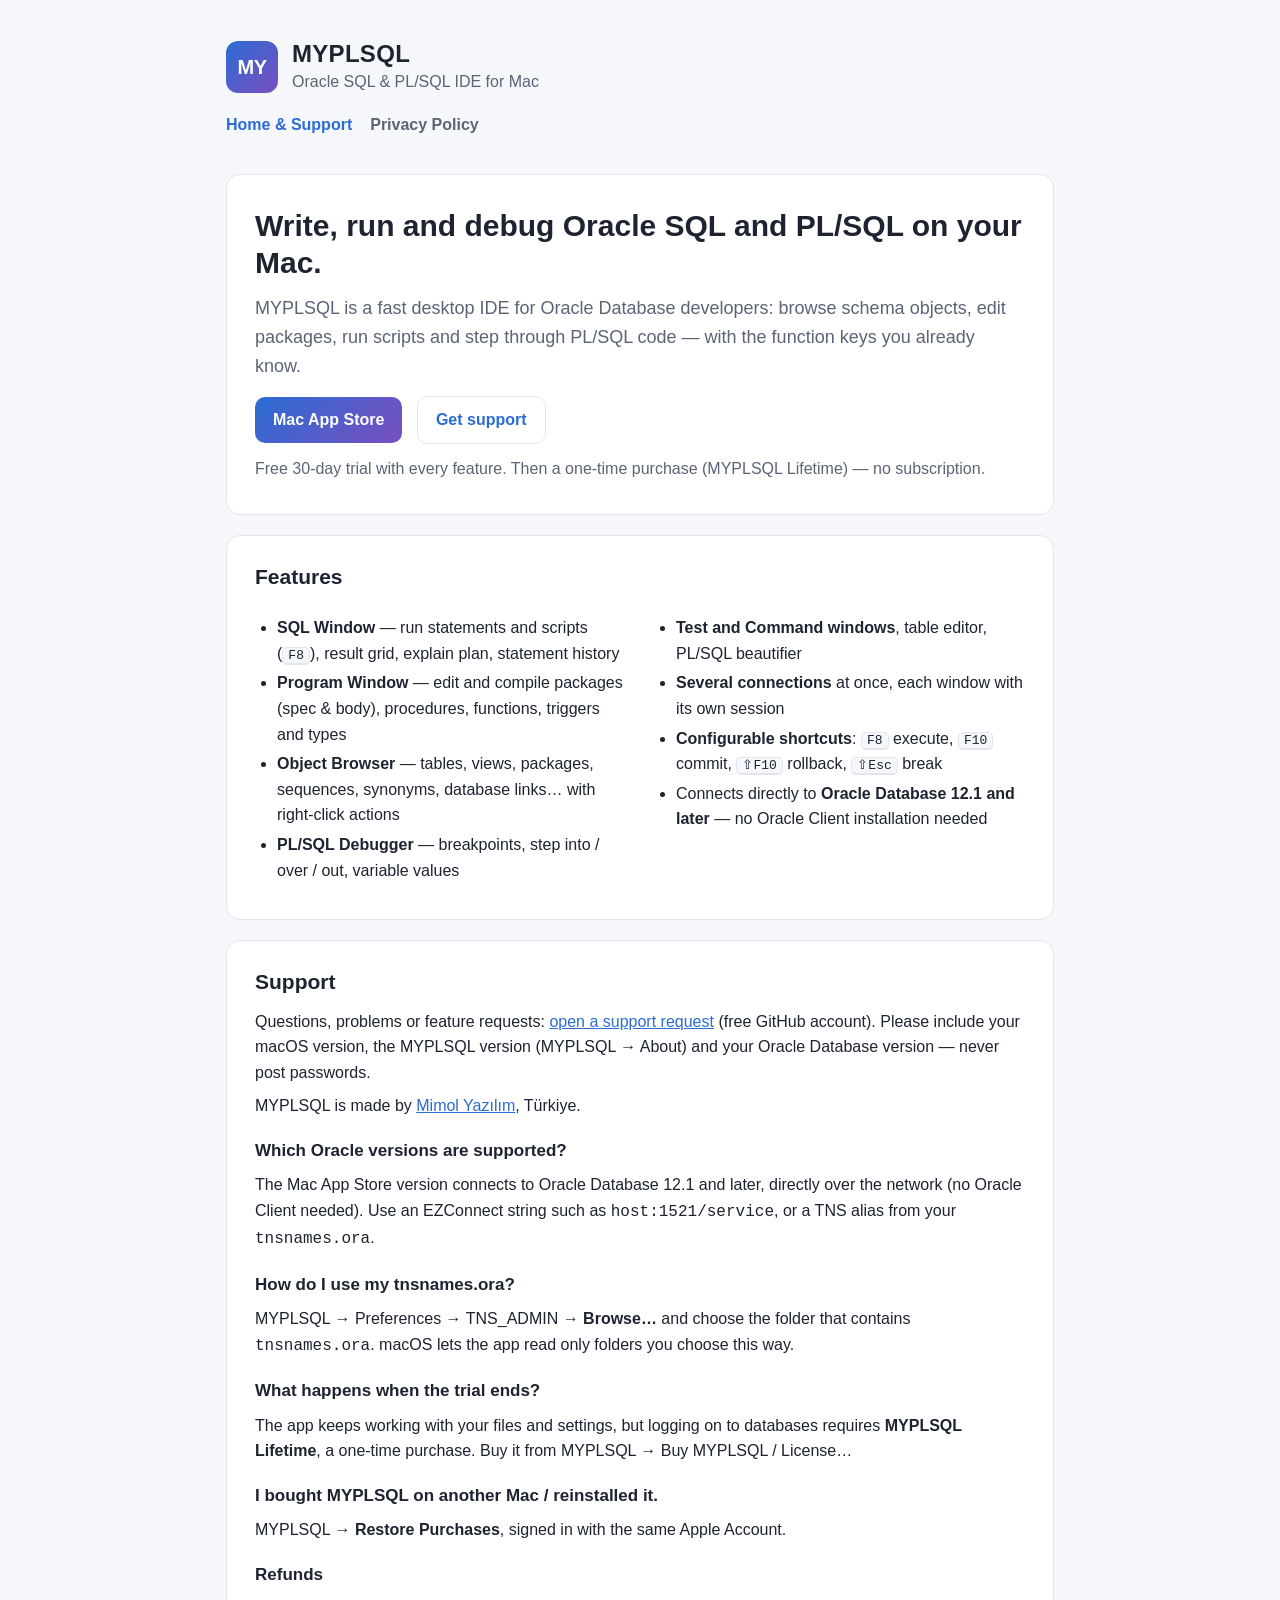
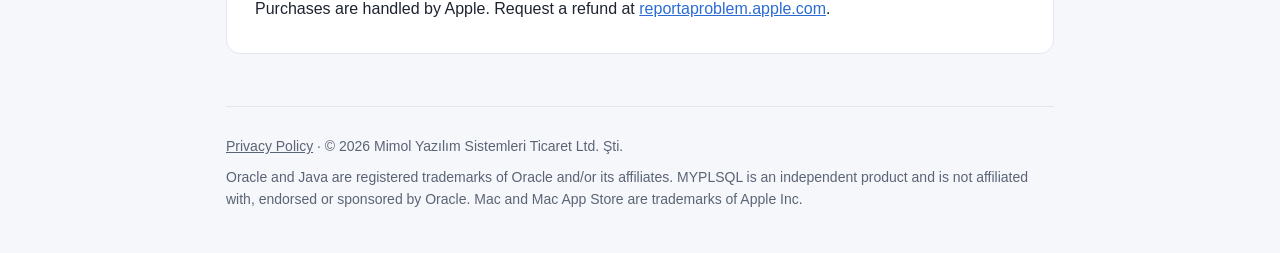
<file: index.html>
<!doctype html>
<html lang="en">
<head>
<meta charset="utf-8">
<meta name="viewport" content="width=device-width, initial-scale=1">
<title>MYPLSQL — Oracle SQL &amp; PL/SQL IDE for Mac</title>
<meta name="description" content="MYPLSQL is a native-feeling Oracle SQL and PL/SQL IDE for macOS: SQL window, package spec and body editor, object browser, PL/SQL debugger. Support and FAQ.">
<link rel="stylesheet" href="style.css">
</head>
<body>
<div class="wrap">
  <header>
    <a class="brand" href="./"><div class="logo">MY</div><div><div class="name">MYPLSQL</div><div class="sub">Oracle SQL &amp; PL/SQL IDE for Mac</div></div></a>
    <nav><a class="on" href="./">Home &amp; Support</a><a href="privacy.html">Privacy Policy</a></nav>
  </header>
  <main>
    <section class="card">
      <h1>Write, run and debug Oracle SQL and PL/SQL on your Mac.</h1>
      <p class="lead">MYPLSQL is a fast desktop IDE for Oracle Database developers: browse schema objects, edit packages, run scripts and step through PL/SQL code — with the function keys you already know.</p>
      <a class="btn" href="https://apps.apple.com/app/id6838522664">Mac App Store</a>
      <a class="btn ghost" href="#support">Get support</a>
      <p class="muted">Free 30-day trial with every feature. Then a one-time purchase (MYPLSQL Lifetime) — no subscription.</p>
    </section>

    <section class="card">
      <h2>Features</h2>
      <div class="grid">
        <ul>
          <li><b>SQL Window</b> — run statements and scripts (<kbd>F8</kbd>), result grid, explain plan, statement history</li>
          <li><b>Program Window</b> — edit and compile packages (spec &amp; body), procedures, functions, triggers and types</li>
          <li><b>Object Browser</b> — tables, views, packages, sequences, synonyms, database links… with right-click actions</li>
          <li><b>PL/SQL Debugger</b> — breakpoints, step into / over / out, variable values</li>
        </ul>
        <ul>
          <li><b>Test and Command windows</b>, table editor, PL/SQL beautifier</li>
          <li><b>Several connections</b> at once, each window with its own session</li>
          <li><b>Configurable shortcuts</b>: <kbd>F8</kbd> execute, <kbd>F10</kbd> commit, <kbd>⇧F10</kbd> rollback, <kbd>⇧Esc</kbd> break</li>
          <li>Connects directly to <b>Oracle Database 12.1 and later</b> — no Oracle Client installation needed</li>
        </ul>
      </div>
    </section>

    <section class="card" id="support">
      <h2>Support</h2>
      <p>Questions, problems or feature requests: <a href="https://github.com/mimolyazilim/myplsql/issues/new">open a support request</a> (free GitHub account). Please include your macOS version, the MYPLSQL version (MYPLSQL → About) and your Oracle Database version — never post passwords.</p>
      <p>MYPLSQL is made by <a href="https://www.mimol.com.tr">Mimol Yazılım</a>, Türkiye.</p>

      <h3>Which Oracle versions are supported?</h3>
      <p>The Mac App Store version connects to Oracle Database 12.1 and later, directly over the network (no Oracle Client needed). Use an EZConnect string such as <code>host:1521/service</code>, or a TNS alias from your <code>tnsnames.ora</code>.</p>
      <h3>How do I use my tnsnames.ora?</h3>
      <p>MYPLSQL → Preferences → TNS_ADMIN → <b>Browse…</b> and choose the folder that contains <code>tnsnames.ora</code>. macOS lets the app read only folders you choose this way.</p>
      <h3>What happens when the trial ends?</h3>
      <p>The app keeps working with your files and settings, but logging on to databases requires <b>MYPLSQL Lifetime</b>, a one-time purchase. Buy it from MYPLSQL → Buy MYPLSQL / License…</p>
      <h3>I bought MYPLSQL on another Mac / reinstalled it.</h3>
      <p>MYPLSQL → <b>Restore Purchases</b>, signed in with the same Apple Account.</p>
      <h3>Refunds</h3>
      <p>Purchases are handled by Apple. Request a refund at <a href="https://reportaproblem.apple.com">reportaproblem.apple.com</a>.</p>
    </section>
  </main>
  <footer>
    <p><a href="privacy.html">Privacy Policy</a> · © 2026 Mimol Yazılım Sistemleri Ticaret Ltd. Şti.</p>
    <p>Oracle and Java are registered trademarks of Oracle and/or its affiliates. MYPLSQL is an independent product and is not affiliated with, endorsed or sponsored by Oracle. Mac and Mac App Store are trademarks of Apple Inc.</p>
  </footer>
</div>
</body>
</html>
</file>
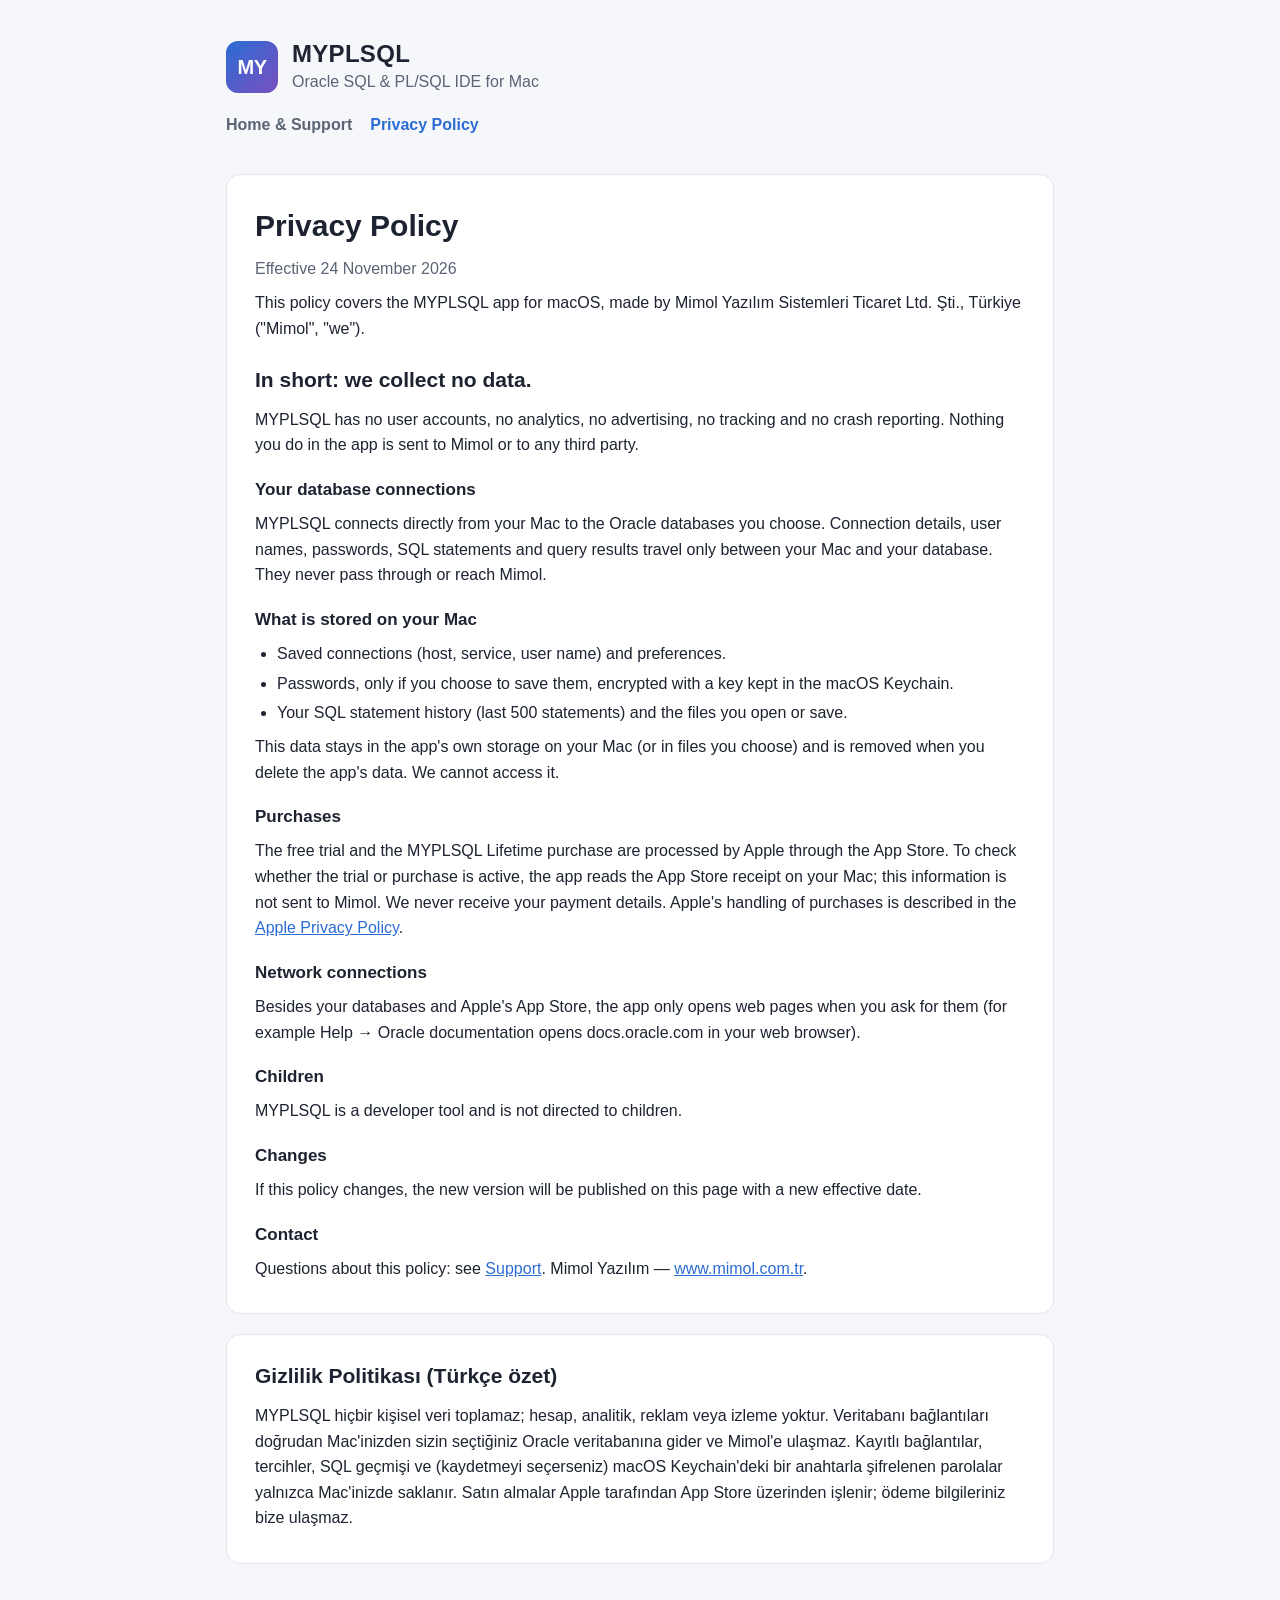
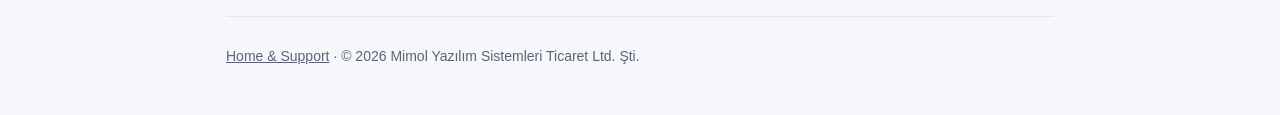
<file: privacy.html>
<!doctype html>
<html lang="en">
<head>
<meta charset="utf-8">
<meta name="viewport" content="width=device-width, initial-scale=1">
<title>MYPLSQL Privacy Policy</title>
<meta name="description" content="MYPLSQL does not collect any data. Database connections go directly from your Mac to your database.">
<link rel="stylesheet" href="style.css">
</head>
<body>
<div class="wrap">
  <header>
    <a class="brand" href="./"><div class="logo">MY</div><div><div class="name">MYPLSQL</div><div class="sub">Oracle SQL &amp; PL/SQL IDE for Mac</div></div></a>
    <nav><a href="./">Home &amp; Support</a><a class="on" href="privacy.html">Privacy Policy</a></nav>
  </header>
  <main>
    <section class="card">
      <h1>Privacy Policy</h1>
      <p class="muted">Effective 24 November 2026</p>
      <p>This policy covers the MYPLSQL app for macOS, made by Mimol Yazılım Sistemleri Ticaret Ltd. Şti., Türkiye ("Mimol", "we").</p>

      <h2 style="margin-top:22px">In short: we collect no data.</h2>
      <p>MYPLSQL has no user accounts, no analytics, no advertising, no tracking and no crash reporting. Nothing you do in the app is sent to Mimol or to any third party.</p>

      <h3>Your database connections</h3>
      <p>MYPLSQL connects directly from your Mac to the Oracle databases you choose. Connection details, user names, passwords, SQL statements and query results travel only between your Mac and your database. They never pass through or reach Mimol.</p>

      <h3>What is stored on your Mac</h3>
      <ul>
        <li>Saved connections (host, service, user name) and preferences.</li>
        <li>Passwords, only if you choose to save them, encrypted with a key kept in the macOS Keychain.</li>
        <li>Your SQL statement history (last 500 statements) and the files you open or save.</li>
      </ul>
      <p>This data stays in the app's own storage on your Mac (or in files you choose) and is removed when you delete the app's data. We cannot access it.</p>

      <h3>Purchases</h3>
      <p>The free trial and the MYPLSQL Lifetime purchase are processed by Apple through the App Store. To check whether the trial or purchase is active, the app reads the App Store receipt on your Mac; this information is not sent to Mimol. We never receive your payment details. Apple's handling of purchases is described in the <a href="https://www.apple.com/legal/privacy/">Apple Privacy Policy</a>.</p>

      <h3>Network connections</h3>
      <p>Besides your databases and Apple's App Store, the app only opens web pages when you ask for them (for example Help → Oracle documentation opens docs.oracle.com in your web browser).</p>

      <h3>Children</h3>
      <p>MYPLSQL is a developer tool and is not directed to children.</p>

      <h3>Changes</h3>
      <p>If this policy changes, the new version will be published on this page with a new effective date.</p>

      <h3>Contact</h3>
      <p>Questions about this policy: see <a href="./#support">Support</a>. Mimol Yazılım — <a href="https://www.mimol.com.tr">www.mimol.com.tr</a>.</p>
    </section>

    <section class="card" lang="tr">
      <h2>Gizlilik Politikası (Türkçe özet)</h2>
      <p>MYPLSQL hiçbir kişisel veri toplamaz; hesap, analitik, reklam veya izleme yoktur. Veritabanı bağlantıları doğrudan Mac'inizden sizin seçtiğiniz Oracle veritabanına gider ve Mimol'e ulaşmaz. Kayıtlı bağlantılar, tercihler, SQL geçmişi ve (kaydetmeyi seçerseniz) macOS Keychain'deki bir anahtarla şifrelenen parolalar yalnızca Mac'inizde saklanır. Satın almalar Apple tarafından App Store üzerinden işlenir; ödeme bilgileriniz bize ulaşmaz.</p>
    </section>
  </main>
  <footer>
    <p><a href="./">Home &amp; Support</a> · © 2026 Mimol Yazılım Sistemleri Ticaret Ltd. Şti.</p>
  </footer>
</div>
</body>
</html>
</file>
<file: style.css>
:root {
  --bg: #f6f7fb; --card: #ffffff; --text: #1d2330; --muted: #5b6475; --line: #e3e6ee; --accent: #2b6cd4; --accent2: #7a4fbf;
  color-scheme: light dark;
}
@media (prefers-color-scheme: dark) {
  :root { --bg: #14171f; --card: #1c202b; --text: #e7eaf1; --muted: #9aa3b5; --line: #2c3240; --accent: #6b9cff; --accent2: #a98af0; }
}
* { box-sizing: border-box; }
body { margin: 0; background: var(--bg); color: var(--text); font: 16px/1.6 -apple-system, BlinkMacSystemFont, "Segoe UI", Roboto, Helvetica, Arial, sans-serif; }
.wrap { max-width: 860px; margin: 0 auto; padding: 0 16px; }
header { padding: 40px 0 8px; }
.brand { display: flex; align-items: center; gap: 14px; text-decoration: none; color: inherit; }
.logo { width: 52px; height: 52px; border-radius: 12px; background: linear-gradient(135deg, #2b6cd4, #7a4fbf); color: #fff; font: 800 20px/52px -apple-system, BlinkMacSystemFont, sans-serif; text-align: center; letter-spacing: -.5px; flex: none; }
.name { font-size: 24px; font-weight: 750; letter-spacing: .3px; line-height: 1.2; }
.sub { color: var(--muted); }
nav { margin-top: 18px; display: flex; gap: 18px; flex-wrap: wrap; }
nav a { color: var(--muted); text-decoration: none; font-weight: 600; }
nav a:hover, nav a.on { color: var(--accent); }
main { padding: 8px 0 32px; }
.card { background: var(--card); border: 1px solid var(--line); border-radius: 14px; padding: 24px 28px; margin: 20px 0; }
h1 { font-size: 30px; line-height: 1.25; margin: 8px 0 12px; }
h2 { font-size: 21px; margin: 0 0 10px; }
h3 { font-size: 17px; margin: 18px 0 4px; }
p { margin: 8px 0; }
ul { padding-left: 22px; margin: 8px 0; }
li { margin: 4px 0; }
a { color: var(--accent); }
.lead { font-size: 18px; color: var(--muted); }
.grid { display: grid; grid-template-columns: repeat(auto-fit, minmax(240px, 1fr)); gap: 4px 28px; }
.btn { display: inline-block; background: linear-gradient(135deg, var(--accent), var(--accent2)); color: #fff; text-decoration: none; font-weight: 650; padding: 10px 18px; border-radius: 10px; margin: 8px 10px 4px 0; }
.btn.ghost { background: none; color: var(--accent); border: 1px solid var(--line); }
.muted { color: var(--muted); }
kbd { font: 13px ui-monospace, SFMono-Regular, Menlo, monospace; border: 1px solid var(--line); border-bottom-width: 2px; border-radius: 5px; padding: 0 5px; background: var(--bg); }
footer { border-top: 1px solid var(--line); padding: 20px 0 40px; color: var(--muted); font-size: 14px; }
footer a { color: var(--muted); }
@media (max-width: 560px) { .card { padding: 18px 18px; } h1 { font-size: 25px; } }
</file>
